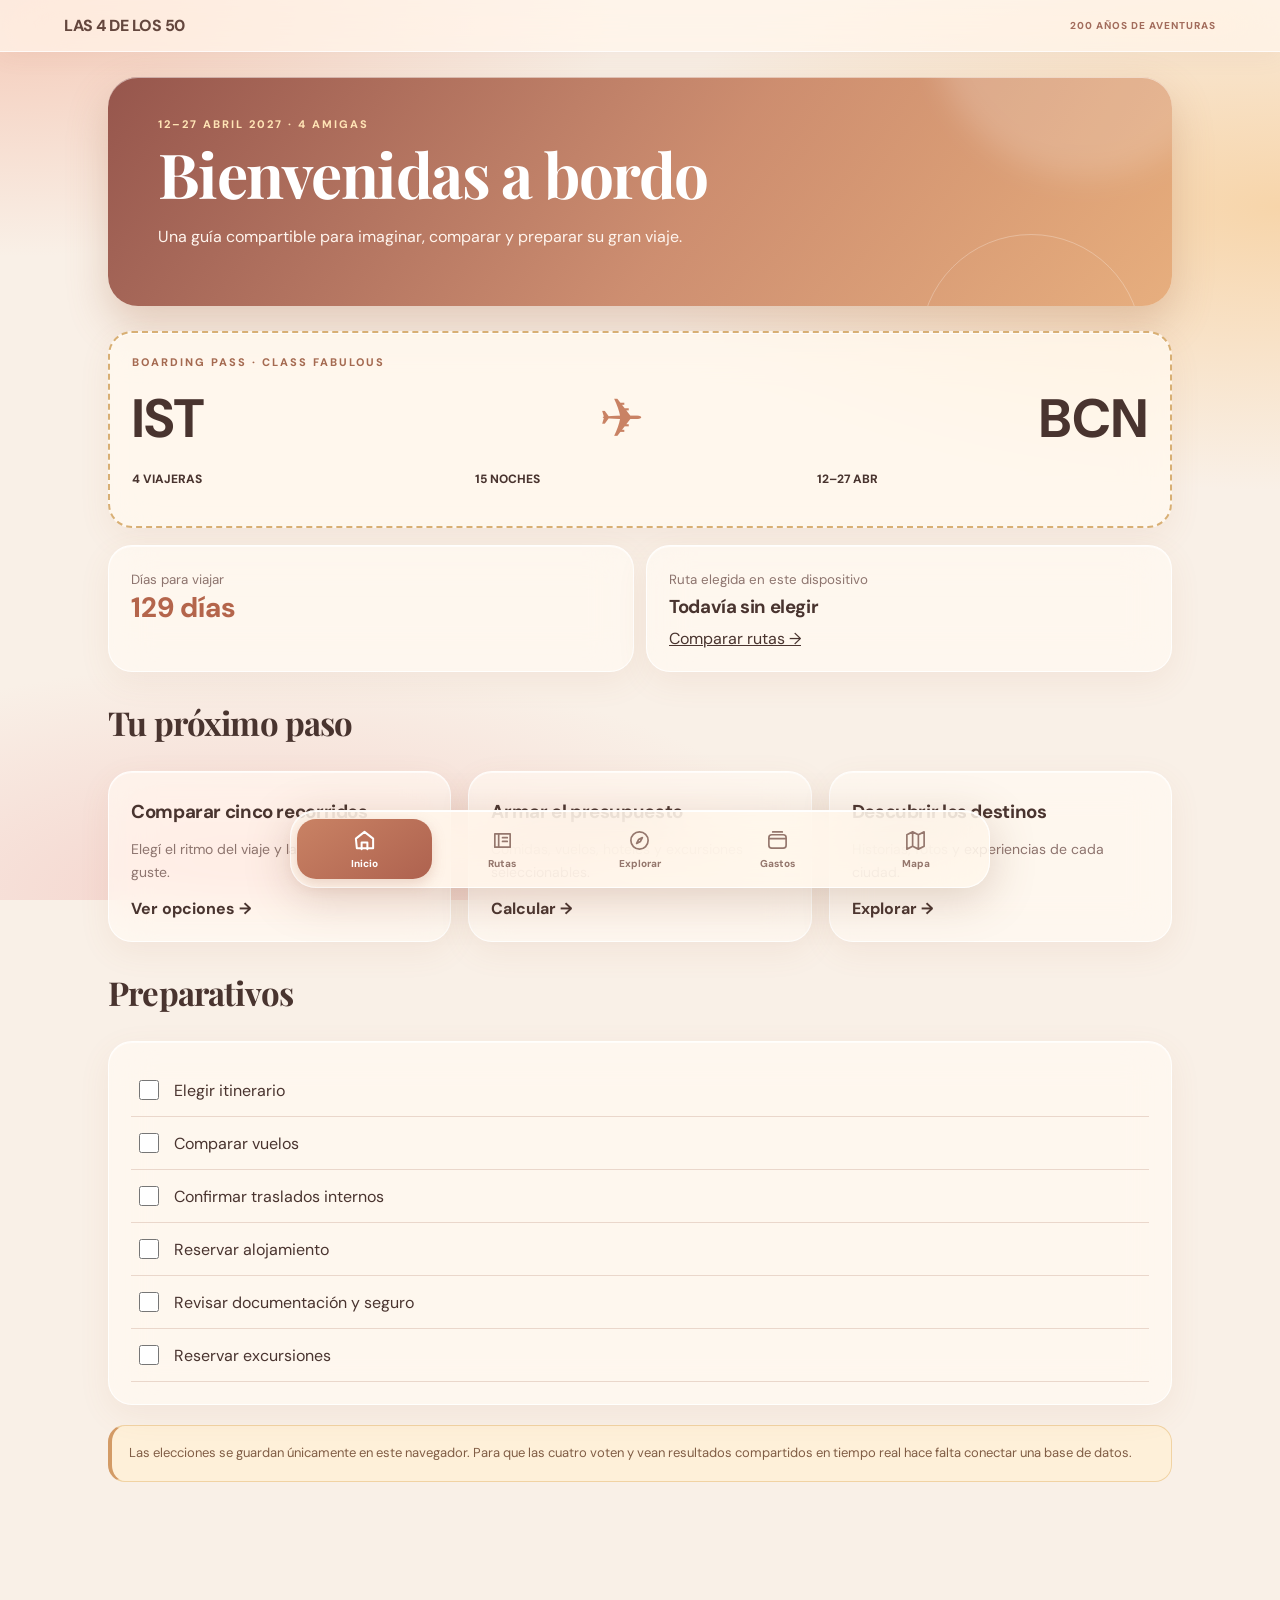
<file: index.html>
<!doctype html><html lang="es"><head><meta charset="utf-8"><meta name="viewport" content="width=device-width,initial-scale=1"><meta name="theme-color" content="#f9f0e7"><title>Bienvenidas a bordo · Las 4 de los 50</title><link rel="stylesheet" href="style.css"></head><body><header class="top"><a href="index.html">LAS 4 DE LOS 50</a><small>200 AÑOS DE AVENTURAS</small></header><main class="wrap"><div class="hero"><div class="eyebrow">12–27 abril 2027 · 4 amigas</div><h1>Bienvenidas a bordo</h1><p>Una guía compartible para imaginar, comparar y preparar su gran viaje.</p></div><div class="content"><div class="card ticket2"><div class="eyebrow">BOARDING PASS · CLASS FABULOUS</div><div class="flightline"><strong>IST</strong><span>✈</span><strong>BCN</strong></div><div class="grid-mini"><span>4 VIAJERAS</span><span>15 NOCHES</span><span>12–27 ABR</span></div></div><div class="grid-mini"><div class="card"><small class="muted">Días para viajar</small><div id="countdown" class="big-number">—</div></div><div class="card"><small class="muted">Ruta elegida en este dispositivo</small><h3 id="chosenRoute">Sin elegir</h3><a href="rutas.html">Comparar rutas →</a></div></div><h2>Tu próximo paso</h2><div class="grid"><a class="card place-link" href="rutas.html"><h3>Comparar cinco recorridos</h3><p>Elegí el ritmo del viaje y la costa que más les guste.</p><b>Ver opciones →</b></a><a class="card place-link" href="presupuesto.html"><h3>Armar el presupuesto</h3><p>Comidas, vuelos, hoteles y excursiones seleccionables.</p><b>Calcular →</b></a><a class="card place-link" href="destinos.html"><h3>Descubrir los destinos</h3><p>Historias, fotos y experiencias de cada ciudad.</p><b>Explorar →</b></a></div><h2>Preparativos</h2><div class="card checklist" id="checklist"></div><p class="notice">Las elecciones se guardan únicamente en este navegador. Para que las cuatro voten y vean resultados compartidos en tiempo real hace falta conectar una base de datos.</p></div></main><nav class="nav" aria-label="Navegación principal"><a href="index.html" class="active" aria-current="page"><span class="nav-icon"><svg viewBox="0 0 24 24" aria-hidden="true"><path d="m3 10 9-7 9 7v10H4zM9 21v-7h6v7"/></svg></span>Inicio</a><a href="rutas.html" ><span class="nav-icon"><svg viewBox="0 0 24 24" aria-hidden="true"><path d="M4 5h16v14H4zM8 5v14M12 9h5M12 13h5"/></svg></span>Rutas</a><a href="destinos.html" ><span class="nav-icon"><svg viewBox="0 0 24 24" aria-hidden="true"><circle cx="12" cy="12" r="9"/><path d="m15 9-2 4-4 2 2-4z"/></svg></span>Explorar</a><a href="presupuesto.html" ><span class="nav-icon"><svg viewBox="0 0 24 24" aria-hidden="true"><rect x="3" y="6" width="18" height="14" rx="3"/><path d="M3 10h18M7 3h10"/></svg></span>Gastos</a><a href="mapa.html" ><span class="nav-icon"><svg viewBox="0 0 24 24" aria-hidden="true"><path d="m3 6 6-3 6 3 6-3v15l-6 3-6-3-6 3zM9 3v15M15 6v15"/></svg></span>Mapa</a></nav><script src="data.js?v=20261102-ist-bcn-2"></script><script src="app.js?v=20261102-ist-bcn-2"></script><script>initPage('index')</script></body></html>
</file>
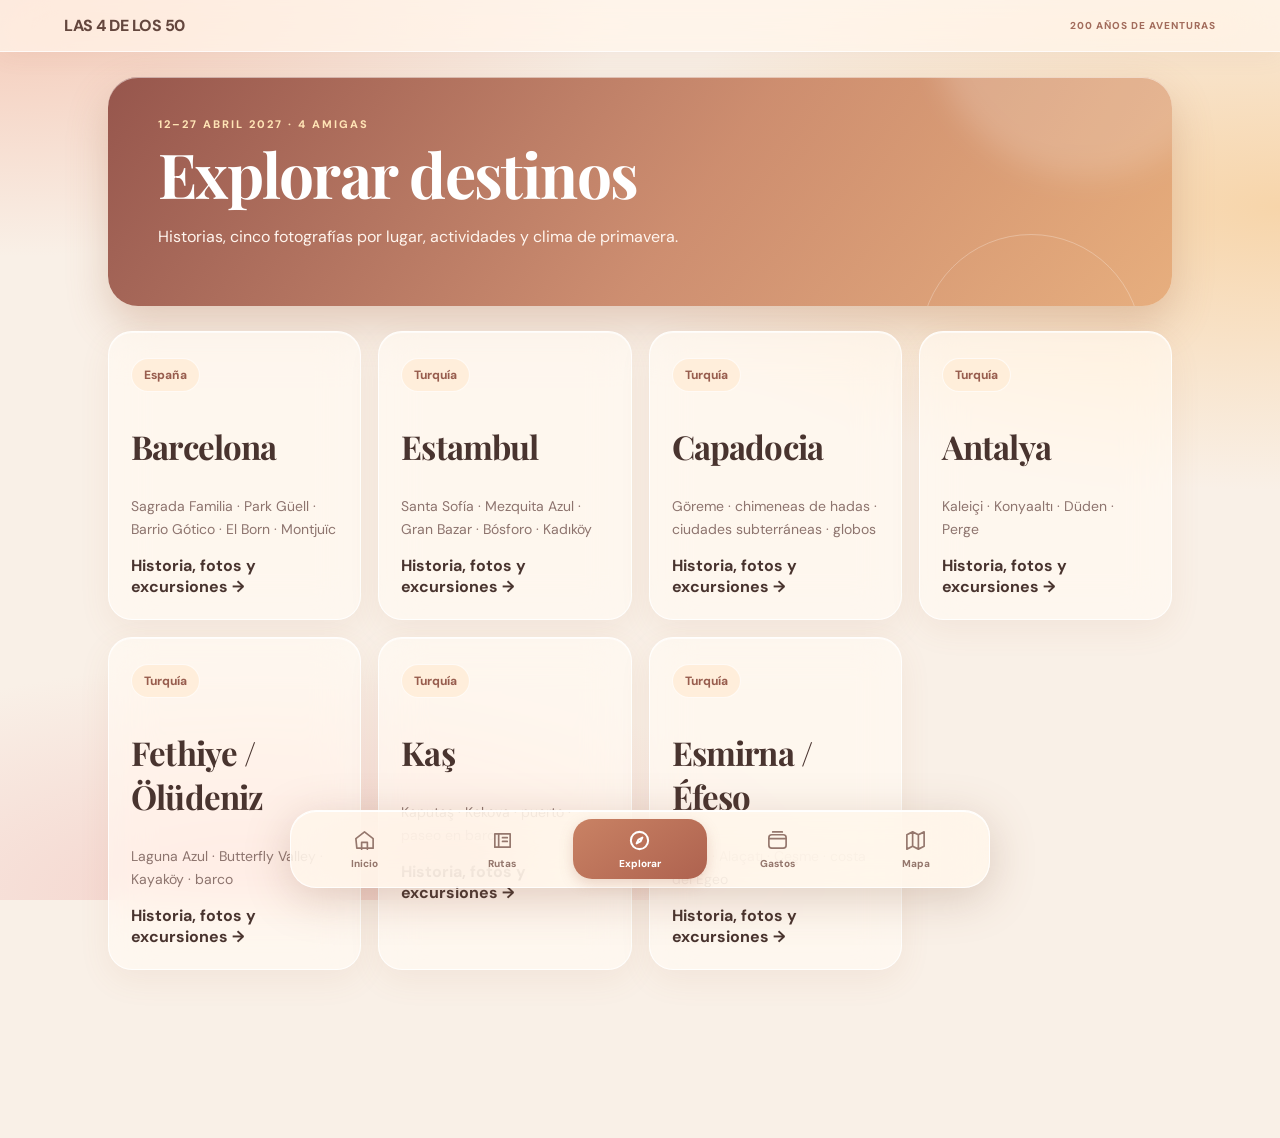
<file: destinos.html>
<!doctype html><html lang="es"><head><meta charset="utf-8"><meta name="viewport" content="width=device-width,initial-scale=1"><meta name="theme-color" content="#f9f0e7"><title>Explorar destinos · Las 4 de los 50</title><link rel="stylesheet" href="style.css"></head><body><header class="top"><a href="index.html">LAS 4 DE LOS 50</a><small>200 AÑOS DE AVENTURAS</small></header><main class="wrap"><div class="hero"><div class="eyebrow">12–27 abril 2027 · 4 amigas</div><h1>Explorar destinos</h1><p>Historias, cinco fotografías por lugar, actividades y clima de primavera.</p></div><div class="content"><div class="grid" id="places"></div></div></main><nav class="nav" aria-label="Navegación principal"><a href="index.html" ><span class="nav-icon"><svg viewBox="0 0 24 24" aria-hidden="true"><path d="m3 10 9-7 9 7v10H4zM9 21v-7h6v7"/></svg></span>Inicio</a><a href="rutas.html" ><span class="nav-icon"><svg viewBox="0 0 24 24" aria-hidden="true"><path d="M4 5h16v14H4zM8 5v14M12 9h5M12 13h5"/></svg></span>Rutas</a><a href="destinos.html" class="active" aria-current="page"><span class="nav-icon"><svg viewBox="0 0 24 24" aria-hidden="true"><circle cx="12" cy="12" r="9"/><path d="m15 9-2 4-4 2 2-4z"/></svg></span>Explorar</a><a href="presupuesto.html" ><span class="nav-icon"><svg viewBox="0 0 24 24" aria-hidden="true"><rect x="3" y="6" width="18" height="14" rx="3"/><path d="M3 10h18M7 3h10"/></svg></span>Gastos</a><a href="mapa.html" ><span class="nav-icon"><svg viewBox="0 0 24 24" aria-hidden="true"><path d="m3 6 6-3 6 3 6-3v15l-6 3-6-3-6 3zM9 3v15M15 6v15"/></svg></span>Mapa</a></nav><script src="data.js?v=20261102-ist-bcn-2"></script><script src="app.js?v=20261102-ist-bcn-2"></script><script>initPage('destinos')</script></body></html>
</file>
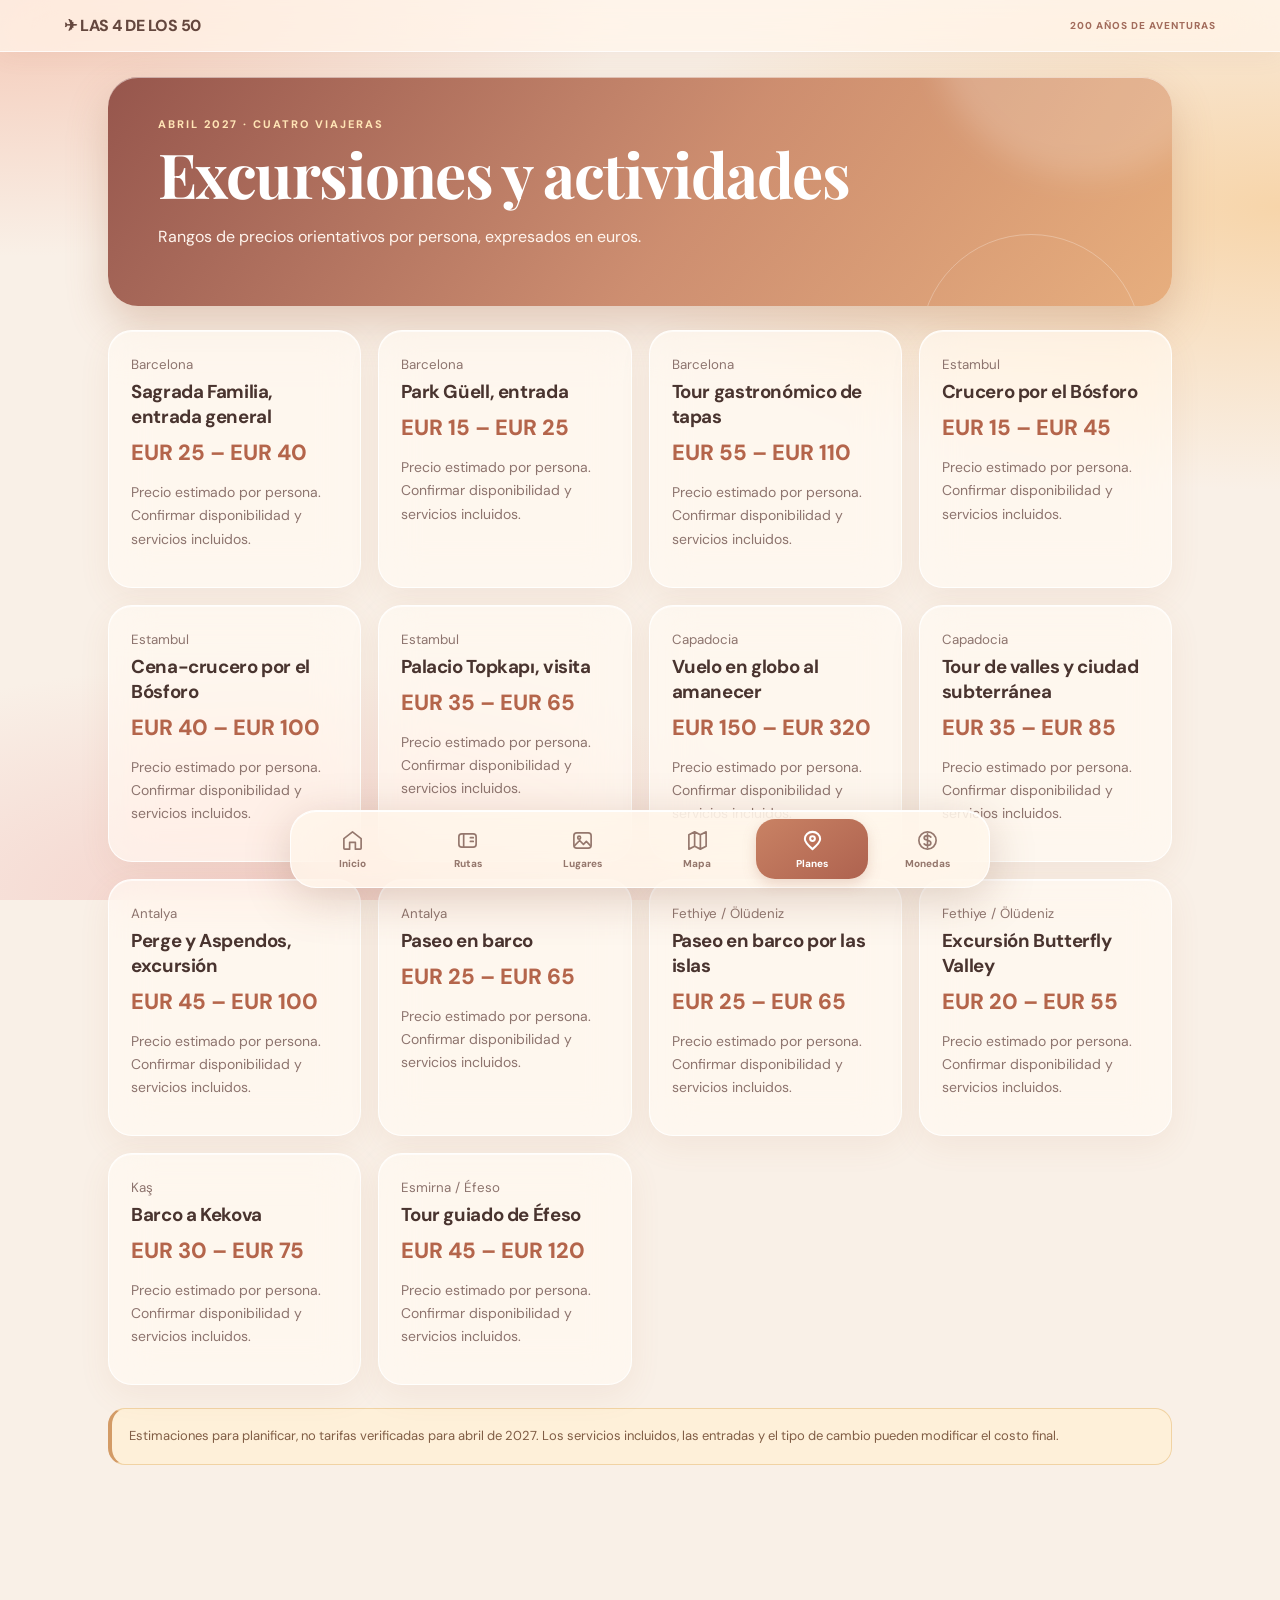
<file: excursiones.html>
<!doctype html><html lang="es"><head><meta charset="utf-8"><meta name="viewport" content="width=device-width,initial-scale=1"><meta name="theme-color" content="#112d40"><title>Excursiones y actividades · Las 4 de los 50</title><link rel="stylesheet" href="style.css"></head><body><header class="top"><a href="index.html">✈ LAS 4 DE LOS 50</a><small>200 AÑOS DE AVENTURAS</small></header><main class="wrap"><div class="hero"><div class="eyebrow">Abril 2027 · Cuatro viajeras</div><h1>Excursiones y actividades</h1><p>Rangos de precios orientativos por persona, expresados en euros.</p></div><div style="margin-top:24px"><div class="grid" id="excursions"></div><div class="notice">Estimaciones para planificar, no tarifas verificadas para abril de 2027. Los servicios incluidos, las entradas y el tipo de cambio pueden modificar el costo final.</div></div></main><nav class="nav" aria-label="Navegación principal"><a data-nav="index" href="index.html"><span class="nav-icon" aria-hidden="true"><svg viewBox="0 0 24 24"><path d="m3 10 9-7 9 7v10a1 1 0 0 1-1 1h-5v-7H9v7H4a1 1 0 0 1-1-1z"/></svg></span>Inicio</a><a data-nav="rutas" href="rutas.html"><span class="nav-icon" aria-hidden="true"><svg viewBox="0 0 24 24"><rect x="3" y="5" width="18" height="14" rx="3"/><path d="M8 5v14M15 9h3M15 13h3"/></svg></span>Rutas</a><a data-nav="destinos" href="destinos.html"><span class="nav-icon" aria-hidden="true"><svg viewBox="0 0 24 24"><rect x="3" y="4" width="18" height="16" rx="3"/><circle cx="8.5" cy="9" r="1.5"/><path d="m4 17 5-5 4 4 3-3 4 4"/></svg></span>Lugares</a><a data-nav="mapa" href="mapa.html"><span class="nav-icon" aria-hidden="true"><svg viewBox="0 0 24 24"><path d="m3 6 6-3 6 3 6-3v15l-6 3-6-3-6 3zM9 3v15M15 6v15"/></svg></span>Mapa</a><a class="active" data-nav="excursiones" href="excursiones.html"><span class="nav-icon" aria-hidden="true"><svg viewBox="0 0 24 24"><path d="M12 3c-4.5 0-8 3.4-8 7.5 0 3.5 3.5 6.7 8 10.5 4.5-3.8 8-7 8-10.5C20 6.4 16.5 3 12 3z"/><circle cx="12" cy="10" r="2.5"/></svg></span>Planes</a><a data-nav="monedas" href="monedas.html"><span class="nav-icon" aria-hidden="true"><svg viewBox="0 0 24 24"><circle cx="12" cy="12" r="9"/><path d="M15.5 8.5c-.8-1-2-1.5-3.5-1.5-2 0-3.5 1-3.5 2.5 0 3.5 7 1 7 5 0 1.5-1.5 2.5-3.5 2.5-1.5 0-2.7-.5-3.5-1.5M12 5v14"/></svg></span>Monedas</a></nav><script src="data.js"></script><script>document.getElementById('excursions').innerHTML=cardsFor();</script></body></html>
</file>
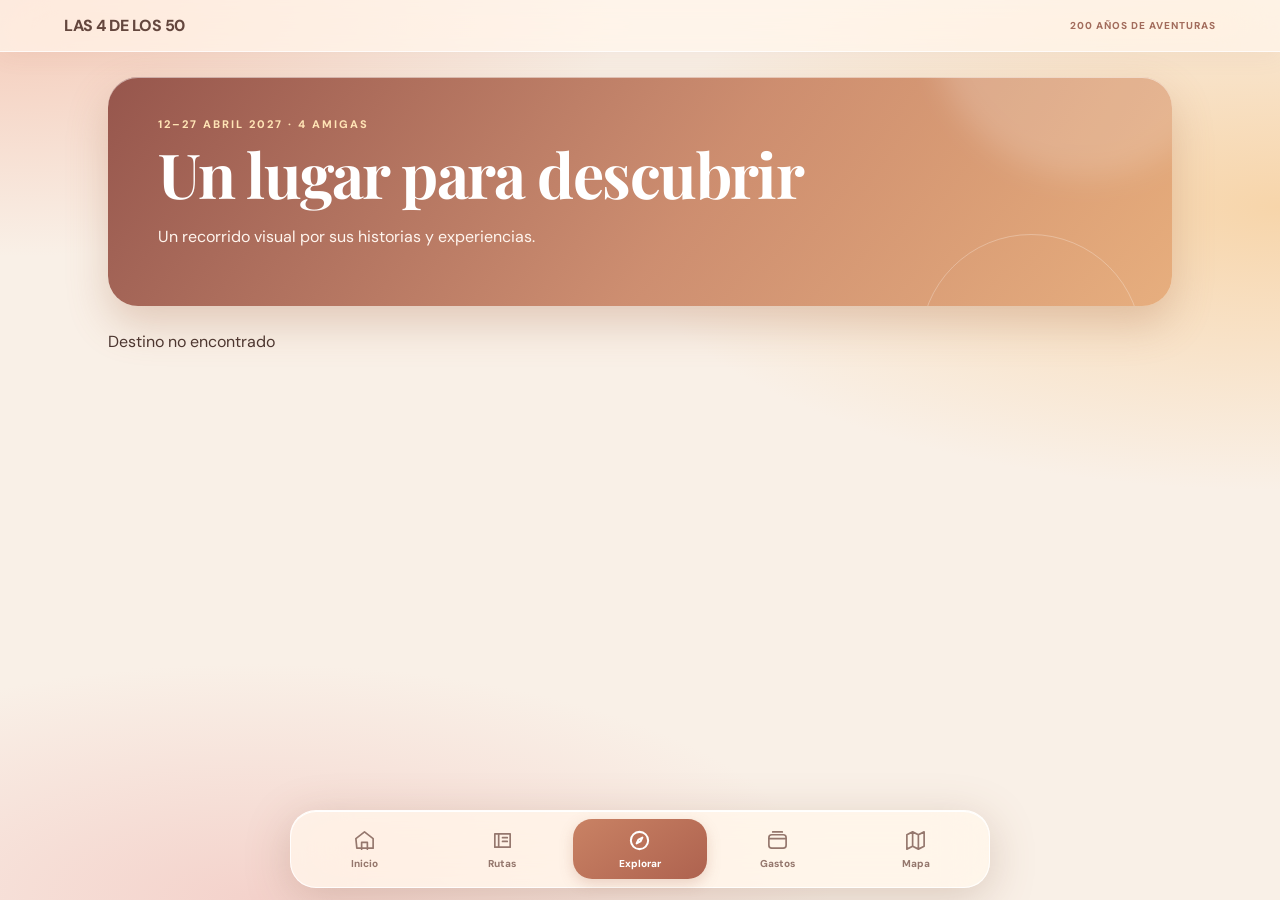
<file: lugar.html>
<!doctype html><html lang="es"><head><meta charset="utf-8"><meta name="viewport" content="width=device-width,initial-scale=1"><meta name="theme-color" content="#f9f0e7"><title>Un lugar para descubrir · Las 4 de los 50</title><link rel="stylesheet" href="style.css"></head><body><header class="top"><a href="index.html">LAS 4 DE LOS 50</a><small>200 AÑOS DE AVENTURAS</small></header><main class="wrap"><div class="hero"><div class="eyebrow">12–27 abril 2027 · 4 amigas</div><h1>Un lugar para descubrir</h1><p>Un recorrido visual por sus historias y experiencias.</p></div><div class="content"><div id="detail"></div></div></main><nav class="nav" aria-label="Navegación principal"><a href="index.html" ><span class="nav-icon"><svg viewBox="0 0 24 24" aria-hidden="true"><path d="m3 10 9-7 9 7v10H4zM9 21v-7h6v7"/></svg></span>Inicio</a><a href="rutas.html" ><span class="nav-icon"><svg viewBox="0 0 24 24" aria-hidden="true"><path d="M4 5h16v14H4zM8 5v14M12 9h5M12 13h5"/></svg></span>Rutas</a><a href="destinos.html" class="active" aria-current="page"><span class="nav-icon"><svg viewBox="0 0 24 24" aria-hidden="true"><circle cx="12" cy="12" r="9"/><path d="m15 9-2 4-4 2 2-4z"/></svg></span>Explorar</a><a href="presupuesto.html" ><span class="nav-icon"><svg viewBox="0 0 24 24" aria-hidden="true"><rect x="3" y="6" width="18" height="14" rx="3"/><path d="M3 10h18M7 3h10"/></svg></span>Gastos</a><a href="mapa.html" ><span class="nav-icon"><svg viewBox="0 0 24 24" aria-hidden="true"><path d="m3 6 6-3 6 3 6-3v15l-6 3-6-3-6 3zM9 3v15M15 6v15"/></svg></span>Mapa</a></nav><script src="data.js?v=20261102-ist-bcn-2"></script><script src="app.js?v=20261102-ist-bcn-2"></script><script>initPage('lugar')</script></body></html>
</file>
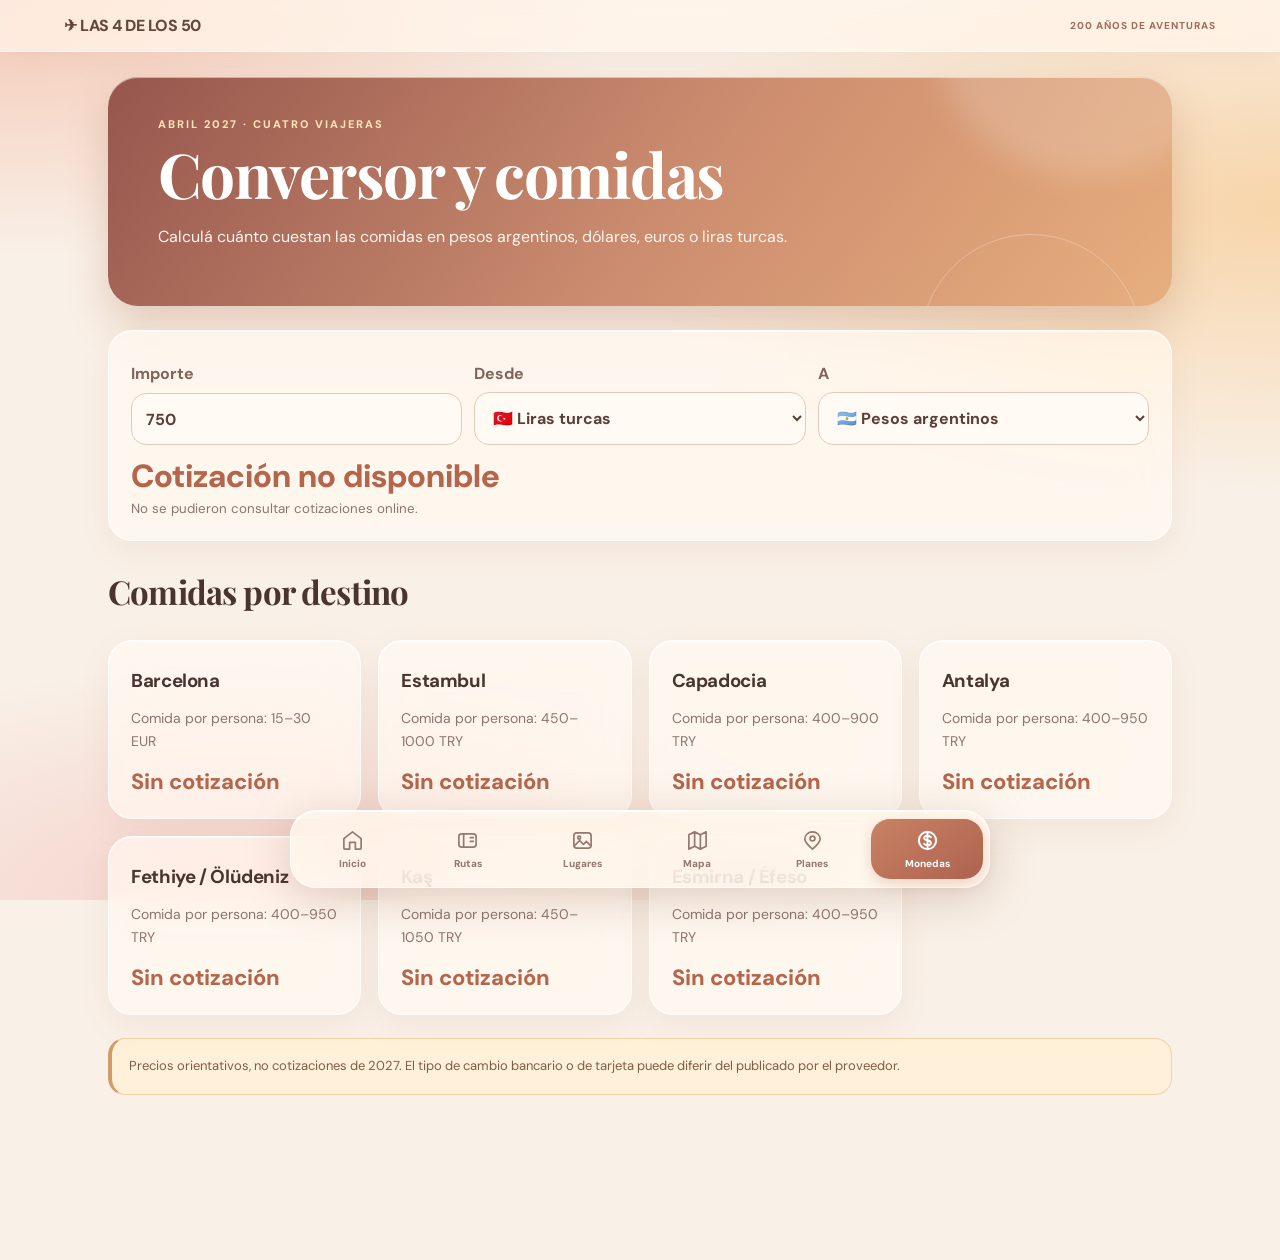
<file: monedas.html>
<!doctype html><html lang="es"><head><meta charset="utf-8"><meta name="viewport" content="width=device-width,initial-scale=1"><meta name="theme-color" content="#112d40"><title>Conversor y comidas · Las 4 de los 50</title><link rel="stylesheet" href="style.css"></head><body><header class="top"><a href="index.html">✈ LAS 4 DE LOS 50</a><small>200 AÑOS DE AVENTURAS</small></header><main class="wrap"><div class="hero"><div class="eyebrow">Abril 2027 · Cuatro viajeras</div><h1>Conversor y comidas</h1><p>Calculá cuánto cuestan las comidas en pesos argentinos, dólares, euros o liras turcas.</p></div><div style="margin-top:24px"><div class="card"><div class="form-grid"><label class="field">Importe<input id="amount" type="number" min="0" value="750"></label><label class="field">Desde<select id="from"><option value="TRY">🇹🇷 Liras turcas</option><option value="EUR">🇪🇺 Euros</option><option value="USD">🇺🇸 Dólares</option><option value="ARS">🇦🇷 Pesos argentinos</option></select></label><label class="field">A<select id="to"><option value="ARS">🇦🇷 Pesos argentinos</option><option value="USD">🇺🇸 Dólares</option><option value="EUR">🇪🇺 Euros</option><option value="TRY">🇹🇷 Liras turcas</option></select></label></div><div class="money" id="result">Consultando…</div><small id="source" class="muted"></small></div><h2>Comidas por destino</h2><div class="grid" id="food"></div><div class="notice">Precios orientativos, no cotizaciones de 2027. El tipo de cambio bancario o de tarjeta puede diferir del publicado por el proveedor.</div></div></main><nav class="nav" aria-label="Navegación principal"><a data-nav="index" href="index.html"><span class="nav-icon" aria-hidden="true"><svg viewBox="0 0 24 24"><path d="m3 10 9-7 9 7v10a1 1 0 0 1-1 1h-5v-7H9v7H4a1 1 0 0 1-1-1z"/></svg></span>Inicio</a><a data-nav="rutas" href="rutas.html"><span class="nav-icon" aria-hidden="true"><svg viewBox="0 0 24 24"><rect x="3" y="5" width="18" height="14" rx="3"/><path d="M8 5v14M15 9h3M15 13h3"/></svg></span>Rutas</a><a data-nav="destinos" href="destinos.html"><span class="nav-icon" aria-hidden="true"><svg viewBox="0 0 24 24"><rect x="3" y="4" width="18" height="16" rx="3"/><circle cx="8.5" cy="9" r="1.5"/><path d="m4 17 5-5 4 4 3-3 4 4"/></svg></span>Lugares</a><a data-nav="mapa" href="mapa.html"><span class="nav-icon" aria-hidden="true"><svg viewBox="0 0 24 24"><path d="m3 6 6-3 6 3 6-3v15l-6 3-6-3-6 3zM9 3v15M15 6v15"/></svg></span>Mapa</a><a data-nav="excursiones" href="excursiones.html"><span class="nav-icon" aria-hidden="true"><svg viewBox="0 0 24 24"><path d="M12 3c-4.5 0-8 3.4-8 7.5 0 3.5 3.5 6.7 8 10.5 4.5-3.8 8-7 8-10.5C20 6.4 16.5 3 12 3z"/><circle cx="12" cy="10" r="2.5"/></svg></span>Planes</a><a class="active" data-nav="monedas" href="monedas.html"><span class="nav-icon" aria-hidden="true"><svg viewBox="0 0 24 24"><circle cx="12" cy="12" r="9"/><path d="M15.5 8.5c-.8-1-2-1.5-3.5-1.5-2 0-3.5 1-3.5 2.5 0 3.5 7 1 7 5 0 1.5-1.5 2.5-3.5 2.5-1.5 0-2.7-.5-3.5-1.5M12 5v14"/></svg></span>Monedas</a></nav><script src="data.js"></script><script>let rates=null;function fmt(n,c){return new Intl.NumberFormat('es-AR',{style:'currency',currency:c,maximumFractionDigits:c==='EUR'||c==='USD'?2:0}).format(n)}function calc(a,from,to){if(from===to)return a;if(!rates)return null;return a/rates[from]*rates[to]}function render(){let a=Number(document.getElementById('amount').value),from=document.getElementById('from').value,to=document.getElementById('to').value;let n=calc(a,from,to);document.getElementById('result').textContent=Number.isFinite(n)&&a>=0?fmt(n,to):'Cotización no disponible';document.getElementById('food').innerHTML=Object.values(PLACES).map(p=>{let low=calc(p.food[0],p.food[2],to),high=calc(p.food[1],p.food[2],to);return '<div class="card"><h3>'+p.name+'</h3><p>Comida por persona: '+p.food[0]+'–'+p.food[1]+' '+p.food[2]+'</p><div class="price">'+(low===null?'Sin cotización':fmt(low,to)+' – '+fmt(high,to))+'</div></div>'}).join('')}['amount','from','to'].forEach(id=>document.getElementById(id).addEventListener('input',render));async function load(){try{let r=await fetch('https://open.er-api.com/v6/latest/USD');let j=await r.json();if(j.result!=='success')throw Error();rates=j.rates;document.getElementById('source').textContent='Fuente: ExchangeRate-API · '+(j.time_last_update_utc||'fecha no disponible');render()}catch(e){document.getElementById('source').textContent='No se pudieron consultar cotizaciones online.';render()}}load();</script></body></html>
</file>
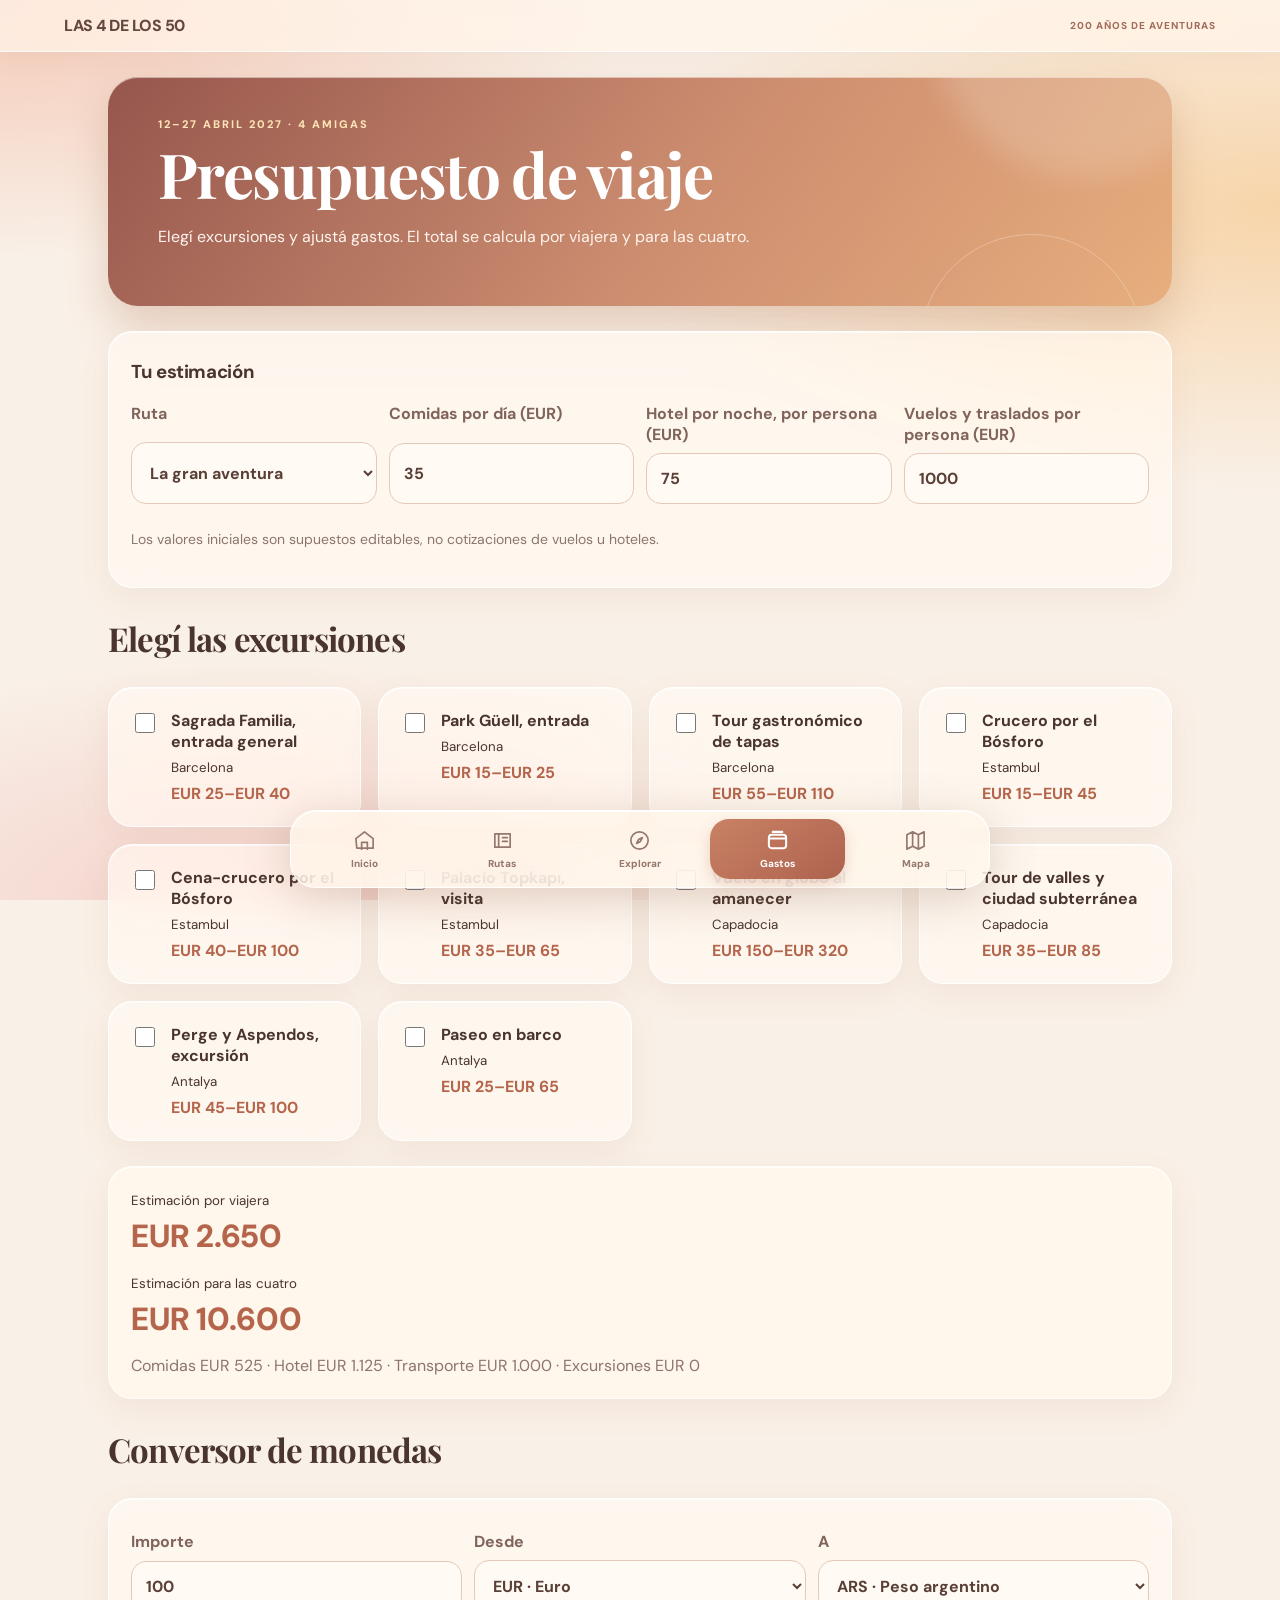
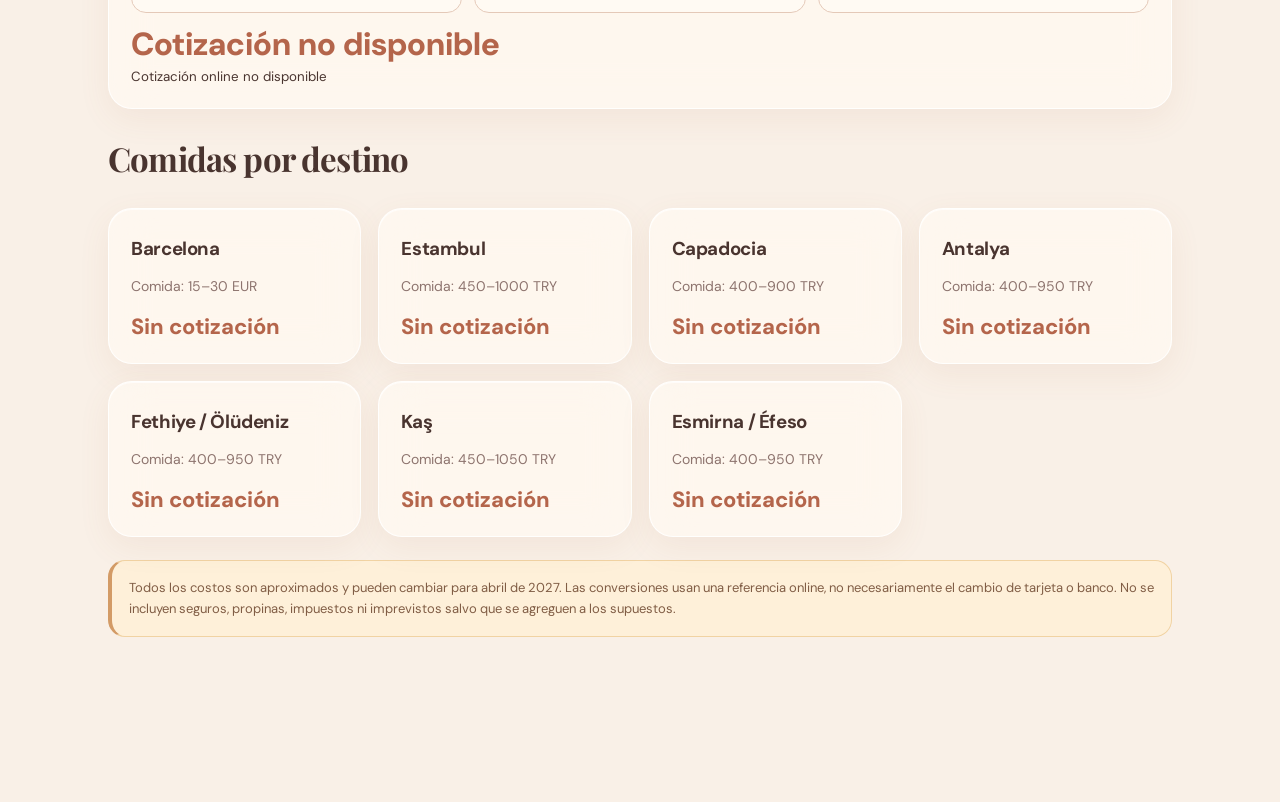
<file: presupuesto.html>
<!doctype html><html lang="es"><head><meta charset="utf-8"><meta name="viewport" content="width=device-width,initial-scale=1"><meta name="theme-color" content="#f9f0e7"><title>Presupuesto de viaje · Las 4 de los 50</title><link rel="stylesheet" href="style.css"></head><body><header class="top"><a href="index.html">LAS 4 DE LOS 50</a><small>200 AÑOS DE AVENTURAS</small></header><main class="wrap"><div class="hero"><div class="eyebrow">12–27 abril 2027 · 4 amigas</div><h1>Presupuesto de viaje</h1><p>Elegí excursiones y ajustá gastos. El total se calcula por viajera y para las cuatro.</p></div><div class="content"><div class="card"><h3>Tu estimación</h3><div class="form-grid"><label class="field">Ruta<select id="budgetRoute"></select></label><label class="field">Comidas por día (EUR)<input type="number" id="mealDay" min="0" value="35"></label><label class="field">Hotel por noche, por persona (EUR)<input type="number" id="hotelNight" min="0" value="75"></label><label class="field">Vuelos y traslados por persona (EUR)<input type="number" id="transport" min="0" value="1000"></label></div><p class="muted">Los valores iniciales son supuestos editables, no cotizaciones de vuelos u hoteles.</p></div><h2>Elegí las excursiones</h2><div id="excursionPick" class="grid"></div><div class="card total-card"><small>Estimación por viajera</small><div class="money" id="totalOne"></div><small>Estimación para las cuatro</small><div class="money" id="totalFour"></div><div id="breakdown" class="muted"></div></div><h2>Conversor de monedas</h2><div class="card"><div class="form-grid"><label class="field">Importe<input type="number" id="amount" min="0" value="100"></label><label class="field">Desde<select id="from"><option value="EUR">EUR · Euro</option><option value="TRY">TRY · Lira turca</option><option value="USD">USD · Dólar</option><option value="ARS">ARS · Peso argentino</option></select></label><label class="field">A<select id="to"><option value="ARS">ARS · Peso argentino</option><option value="USD">USD · Dólar</option><option value="EUR">EUR · Euro</option><option value="TRY">TRY · Lira turca</option></select></label></div><div class="money" id="result">Consultando…</div><small id="source"></small></div><h2>Comidas por destino</h2><div class="grid" id="food"></div><p class="notice">Todos los costos son aproximados y pueden cambiar para abril de 2027. Las conversiones usan una referencia online, no necesariamente el cambio de tarjeta o banco. No se incluyen seguros, propinas, impuestos ni imprevistos salvo que se agreguen a los supuestos.</p></div></main><nav class="nav" aria-label="Navegación principal"><a href="index.html" ><span class="nav-icon"><svg viewBox="0 0 24 24" aria-hidden="true"><path d="m3 10 9-7 9 7v10H4zM9 21v-7h6v7"/></svg></span>Inicio</a><a href="rutas.html" ><span class="nav-icon"><svg viewBox="0 0 24 24" aria-hidden="true"><path d="M4 5h16v14H4zM8 5v14M12 9h5M12 13h5"/></svg></span>Rutas</a><a href="destinos.html" ><span class="nav-icon"><svg viewBox="0 0 24 24" aria-hidden="true"><circle cx="12" cy="12" r="9"/><path d="m15 9-2 4-4 2 2-4z"/></svg></span>Explorar</a><a href="presupuesto.html" class="active" aria-current="page"><span class="nav-icon"><svg viewBox="0 0 24 24" aria-hidden="true"><rect x="3" y="6" width="18" height="14" rx="3"/><path d="M3 10h18M7 3h10"/></svg></span>Gastos</a><a href="mapa.html" ><span class="nav-icon"><svg viewBox="0 0 24 24" aria-hidden="true"><path d="m3 6 6-3 6 3 6-3v15l-6 3-6-3-6 3zM9 3v15M15 6v15"/></svg></span>Mapa</a></nav><script src="data.js?v=20261102-ist-bcn-2"></script><script src="app.js?v=20261102-ist-bcn-2"></script><script>initPage('presupuesto')</script></body></html>
</file>
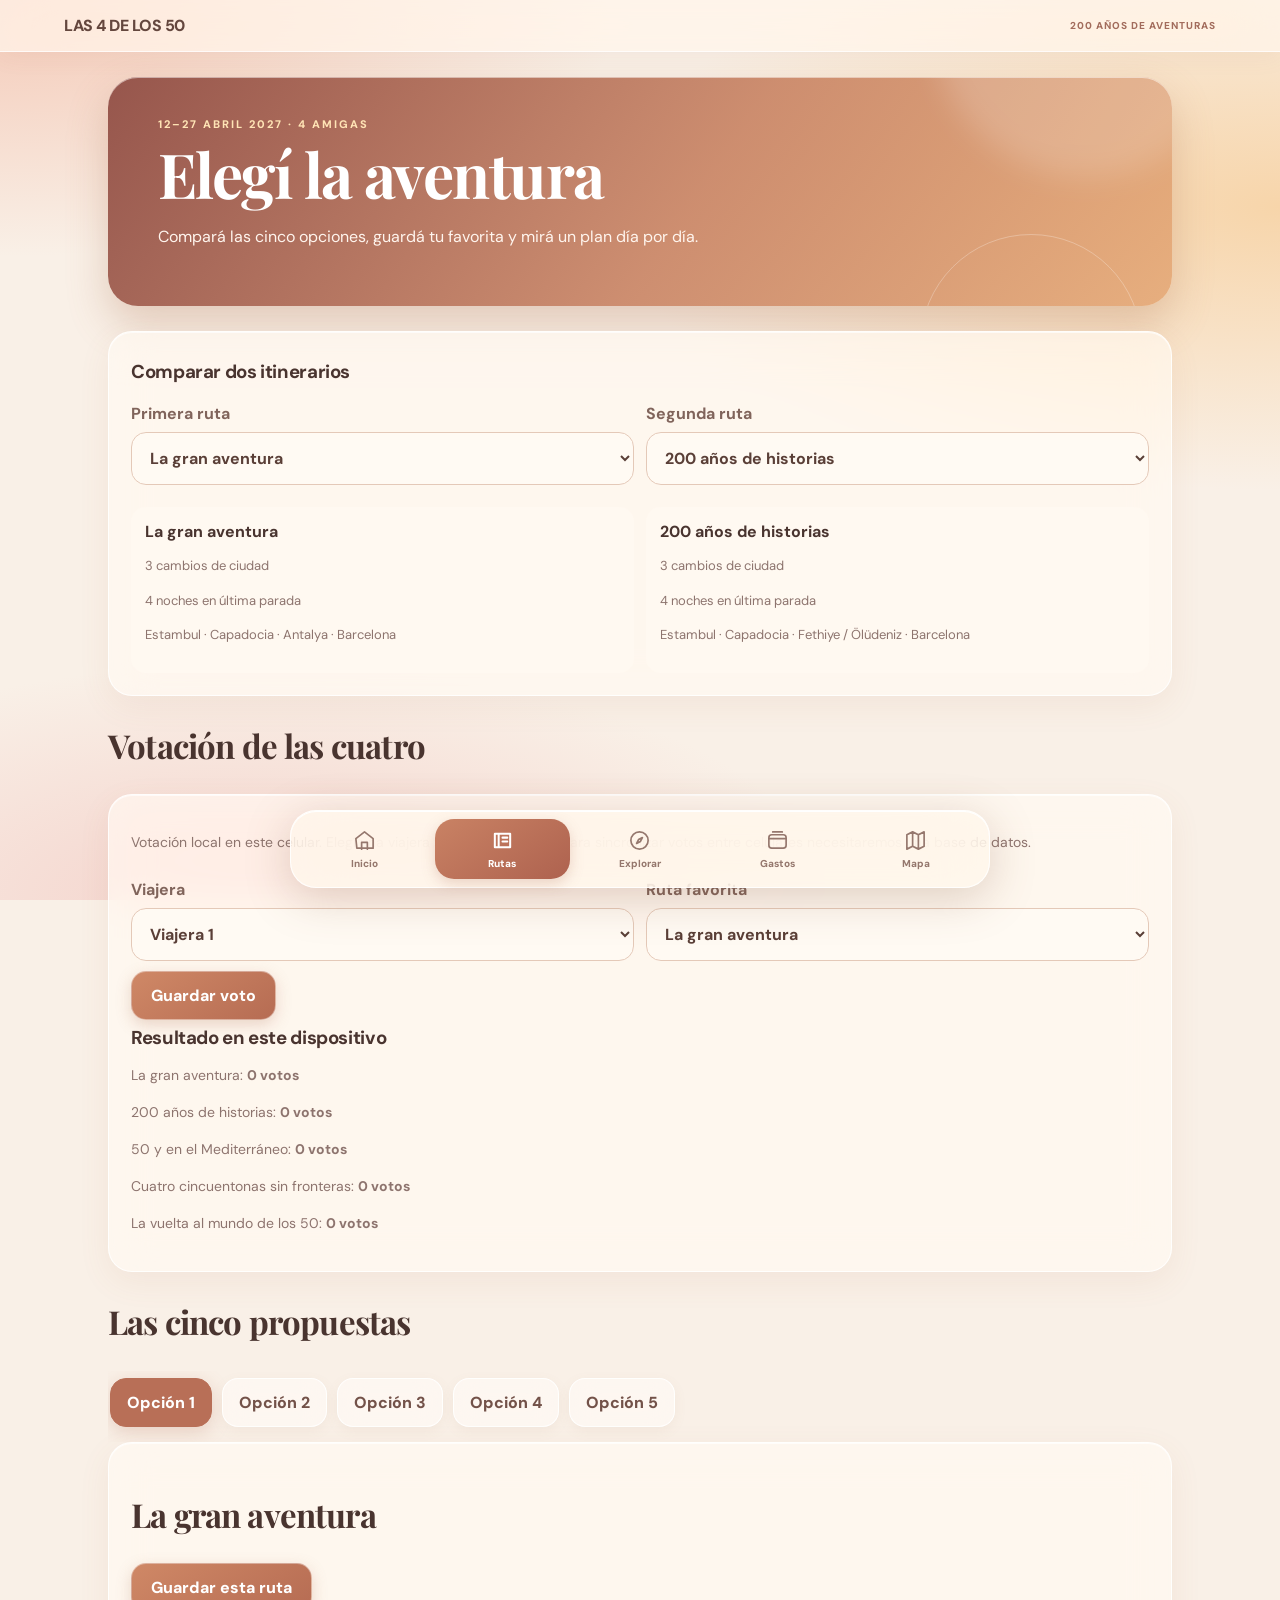
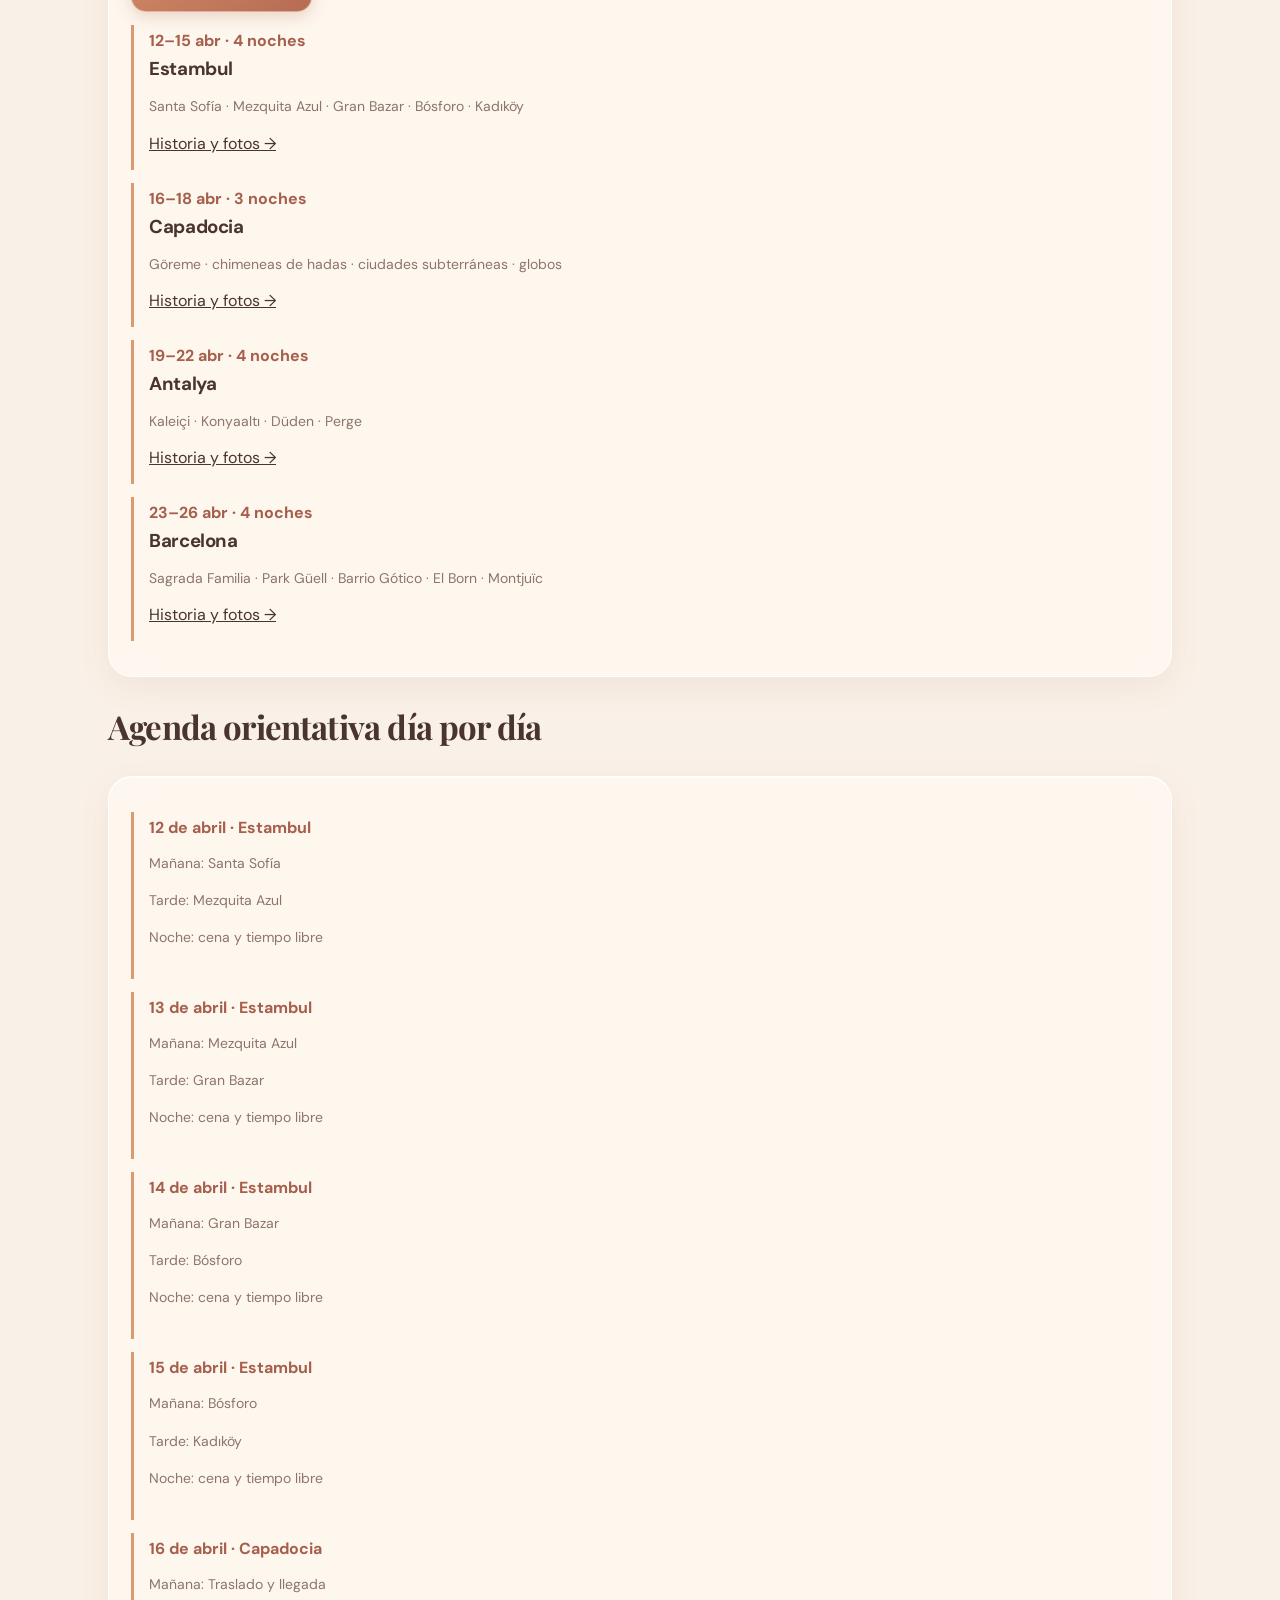
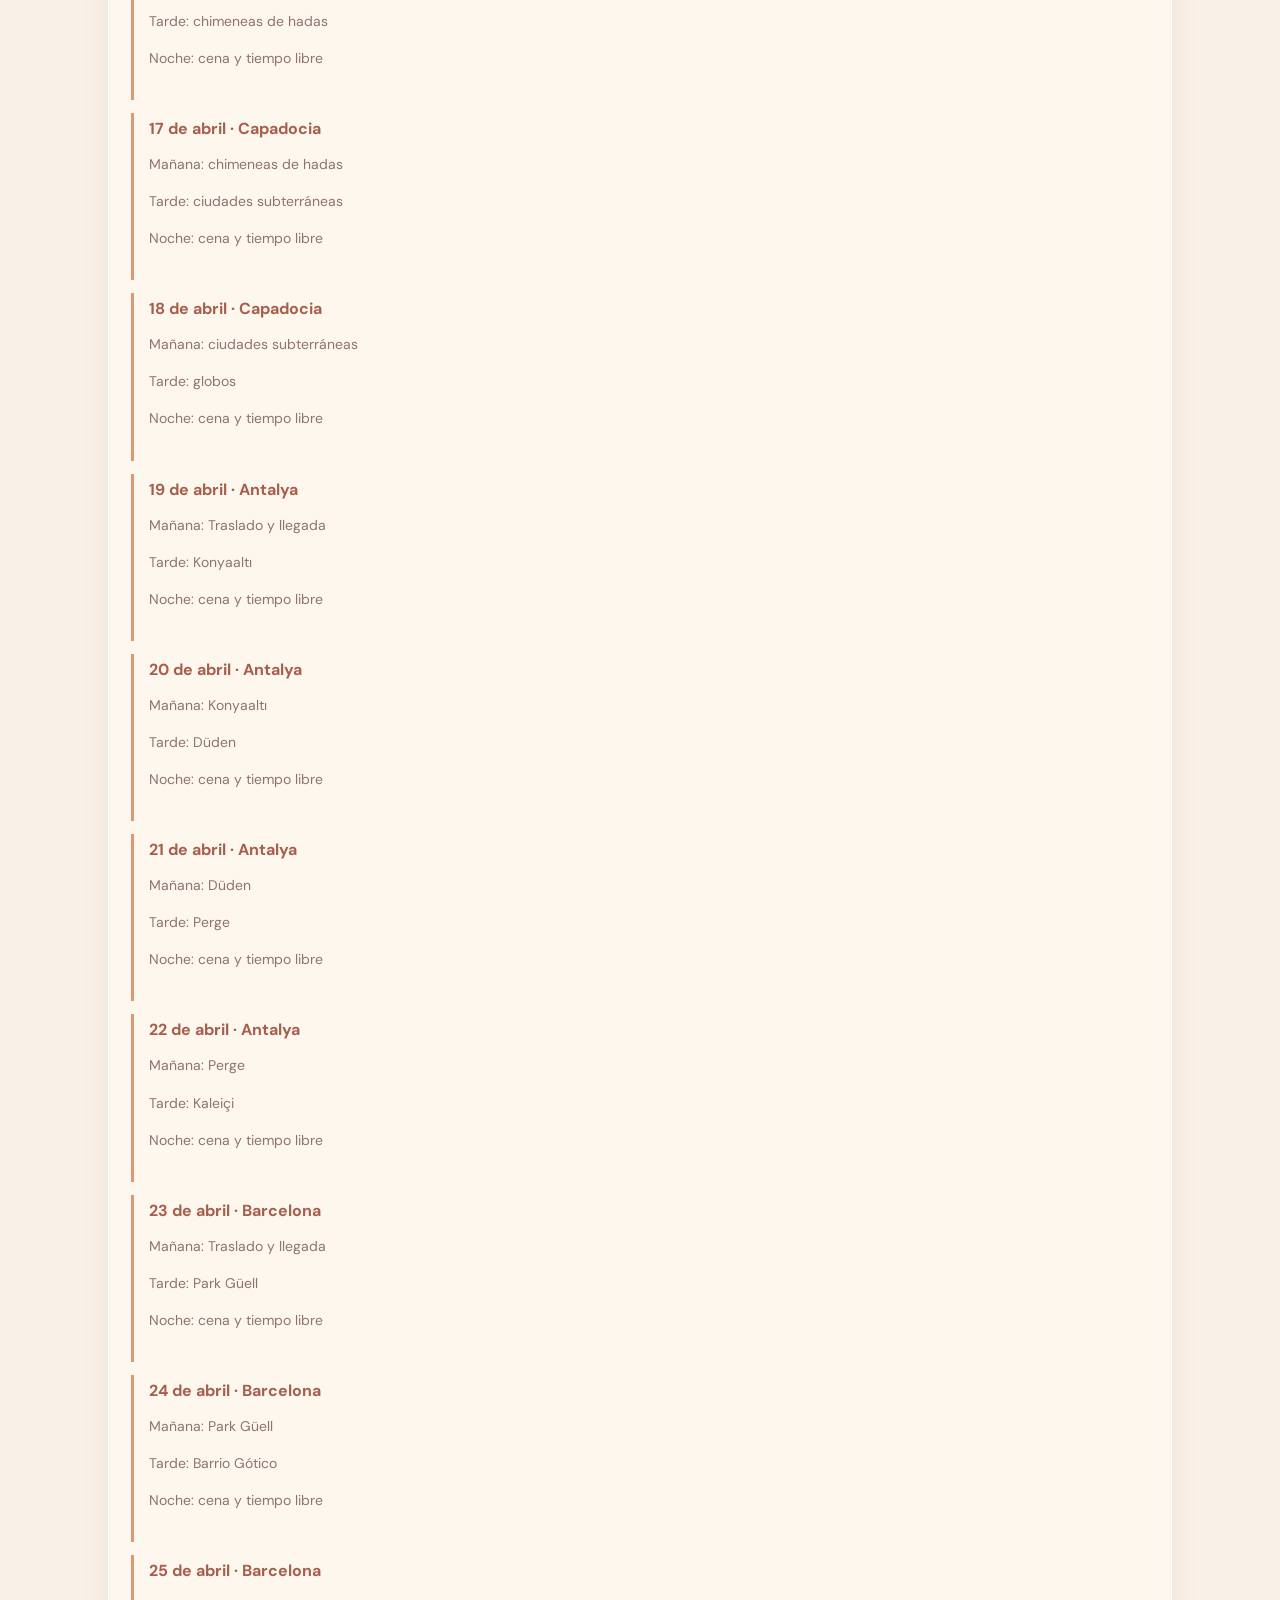
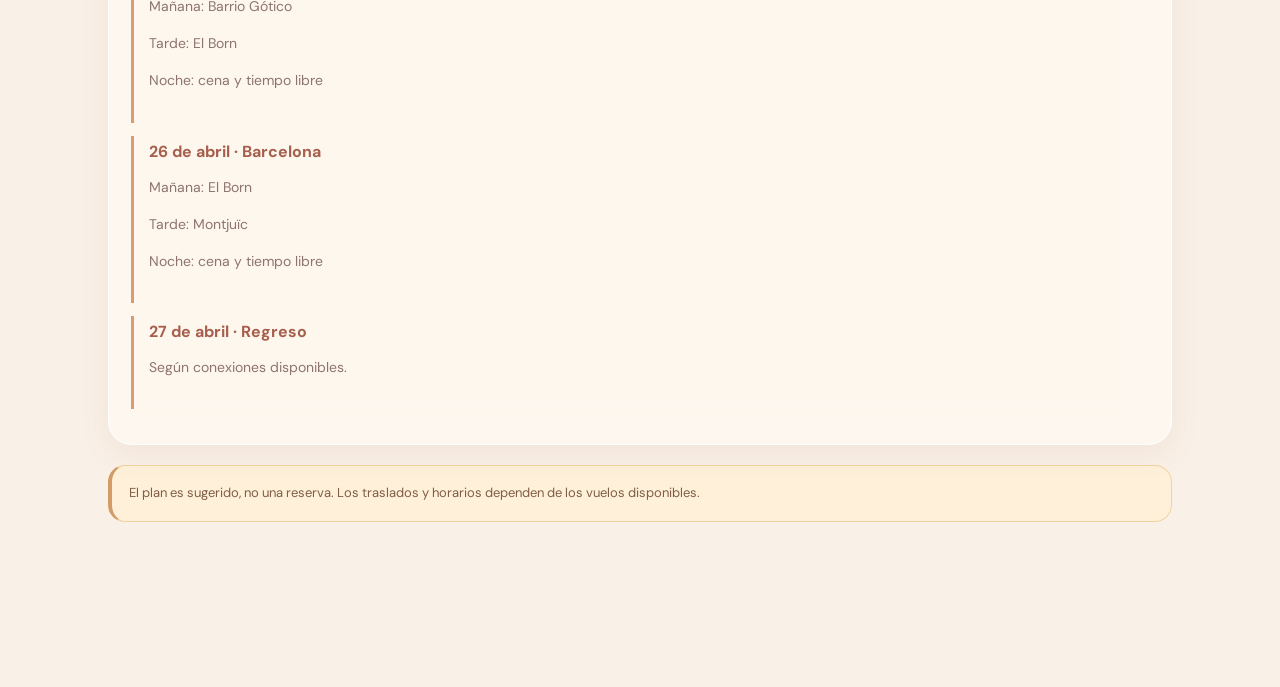
<file: rutas.html>
<!doctype html><html lang="es"><head><meta charset="utf-8"><meta name="viewport" content="width=device-width,initial-scale=1"><meta name="theme-color" content="#f9f0e7"><title>Elegí la aventura · Las 4 de los 50</title><link rel="stylesheet" href="style.css"></head><body><header class="top"><a href="index.html">LAS 4 DE LOS 50</a><small>200 AÑOS DE AVENTURAS</small></header><main class="wrap"><div class="hero"><div class="eyebrow">12–27 abril 2027 · 4 amigas</div><h1>Elegí la aventura</h1><p>Compará las cinco opciones, guardá tu favorita y mirá un plan día por día.</p></div><div class="content"><div class="card"><h3>Comparar dos itinerarios</h3><div class="form-grid"><label class="field">Primera ruta<select id="compareA"></select></label><label class="field">Segunda ruta<select id="compareB"></select></label></div><div id="compare" class="compare"></div></div><h2>Votación de las cuatro</h2><div class="card"><p class="muted">Votación local en este celular. Elegí una viajera y su ruta preferida. Para sincronizar votos entre celulares necesitaremos una base de datos.</p><div class="form-grid"><label class="field">Viajera<select id="voter"><option value="1">Viajera 1</option><option value="2">Viajera 2</option><option value="3">Viajera 3</option><option value="4">Viajera 4</option></select></label><label class="field">Ruta favorita<select id="voteRoute"></select></label></div><button class="btn" id="voteSave">Guardar voto</button><div id="voteResults"></div></div><h2>Las cinco propuestas</h2><div class="tabs" id="tabs"></div><div class="card" id="route"></div><h2>Agenda orientativa día por día</h2><div class="card" id="agenda"></div><div class="notice">El plan es sugerido, no una reserva. Los traslados y horarios dependen de los vuelos disponibles.</div></div></main><nav class="nav" aria-label="Navegación principal"><a href="index.html" ><span class="nav-icon"><svg viewBox="0 0 24 24" aria-hidden="true"><path d="m3 10 9-7 9 7v10H4zM9 21v-7h6v7"/></svg></span>Inicio</a><a href="rutas.html" class="active" aria-current="page"><span class="nav-icon"><svg viewBox="0 0 24 24" aria-hidden="true"><path d="M4 5h16v14H4zM8 5v14M12 9h5M12 13h5"/></svg></span>Rutas</a><a href="destinos.html" ><span class="nav-icon"><svg viewBox="0 0 24 24" aria-hidden="true"><circle cx="12" cy="12" r="9"/><path d="m15 9-2 4-4 2 2-4z"/></svg></span>Explorar</a><a href="presupuesto.html" ><span class="nav-icon"><svg viewBox="0 0 24 24" aria-hidden="true"><rect x="3" y="6" width="18" height="14" rx="3"/><path d="M3 10h18M7 3h10"/></svg></span>Gastos</a><a href="mapa.html" ><span class="nav-icon"><svg viewBox="0 0 24 24" aria-hidden="true"><path d="m3 6 6-3 6 3 6-3v15l-6 3-6-3-6 3zM9 3v15M15 6v15"/></svg></span>Mapa</a></nav><script src="data.js?v=20261102-ist-bcn-2"></script><script src="app.js?v=20261102-ist-bcn-2"></script><script>initPage('rutas')</script></body></html>
</file>
<file: style.css>
@import url('https://fonts.googleapis.com/css2?family=DM+Sans:wght@400;500;600;700;800&family=Playfair+Display:wght@600;700&display=swap');
:root{--navy:#593e3a;--teal:#bd735d;--gold:#df9d6c;--ink:#49342f;--muted:#8d746e;--paper:#f9f0e7;--line:#e9d5c9;--glass:rgba(255,250,245,.66)}
*{box-sizing:border-box}html{scroll-behavior:smooth}body{margin:0;min-height:100vh;background:radial-gradient(ellipse 65% 38% at 0% 0%,#f4c9b7 0%,transparent 75%),radial-gradient(ellipse 70% 42% at 100% 23%,#f7d5aa 0%,transparent 75%),radial-gradient(ellipse 60% 35% at 20% 100%,#f4d2cb 0%,transparent 75%),#f9f0e7;background-attachment:fixed;font:16px 'DM Sans',-apple-system,BlinkMacSystemFont,sans-serif;color:var(--ink);padding-bottom:120px;-webkit-font-smoothing:antialiased}
h1,h2{font-family:'Playfair Display',Georgia,serif;letter-spacing:-.025em}h1{font-size:clamp(35px,7vw,62px);line-height:1.08}h2{font-size:clamp(26px,4vw,33px)}h3{letter-spacing:-.02em}p{line-height:1.65}a{color:inherit}button,input,select{font:inherit}button{cursor:pointer}button:focus-visible,a:focus-visible,input:focus-visible,select:focus-visible{outline:3px solid #b96d50;outline-offset:3px}
.top{position:sticky;top:0;z-index:100;background:rgba(255,246,236,.74);-webkit-backdrop-filter:blur(28px) saturate(160%);backdrop-filter:blur(28px) saturate(160%);color:#64473e;padding:15px max(18px,5%);display:flex;justify-content:space-between;align-items:center;gap:12px;border-bottom:1px solid rgba(255,255,255,.72);box-shadow:0 6px 22px #9c6d4c10}.top a{text-decoration:none;font-weight:800;letter-spacing:-.03em}.top small{color:#a26c5c;font-weight:800;font-size:10px;letter-spacing:1px;text-align:right}
.wrap{max-width:1100px;margin:auto;padding:25px 18px}.hero{position:relative;overflow:hidden;background:linear-gradient(125deg,rgba(143,76,67,.93),rgba(198,126,93,.86) 55%,rgba(228,166,115,.85));color:#fff;padding:40px clamp(22px,5vw,50px);border-radius:30px;box-shadow:0 18px 40px #ab70504d,inset 0 1px 0 #ffffff80}.hero:before{content:'';position:absolute;width:310px;height:310px;border-radius:50%;background:#ffffff2c;filter:blur(15px);top:-210px;right:-70px;pointer-events:none}.hero:after{content:'';position:absolute;width:220px;height:220px;border:1px solid #ffffff45;border-radius:50%;bottom:-150px;right:30px;pointer-events:none}.hero h1{margin:10px 0;position:relative}.hero p{color:#fff5ee;position:relative;max-width:740px}.eyebrow{color:#ffe4b5;letter-spacing:2px;text-transform:uppercase;font-size:11px;font-weight:800}
.grid{display:grid;grid-template-columns:repeat(auto-fit,minmax(245px,1fr));gap:17px;margin:23px 0}.card,.destination-hero{background:var(--glass);-webkit-backdrop-filter:blur(22px) saturate(150%);backdrop-filter:blur(22px) saturate(150%);border:1px solid rgba(255,255,255,.83);border-radius:24px;padding:22px;box-shadow:0 10px 32px #a56f4b15,inset 0 1px 0 #ffffffa6;transition:transform .18s ease,box-shadow .18s ease}.card h3{margin:5px 0 9px}.card p{color:var(--muted);font-size:14px}.card .price{color:#b4654b;font-size:22px;font-weight:800}.card:active,.place-link:active{transform:scale(.985)}.chip{display:inline-block;background:rgba(255,237,216,.8);border:1px solid #ffffffb8;color:#985d4e;padding:8px 12px;border-radius:50px;font-size:12px;font-weight:800;margin:4px 4px 4px 0}
.tabs{display:flex;overflow-x:auto;gap:10px;padding:7px 2px 15px;scroll-snap-type:x mandatory;scrollbar-width:none}.tabs::-webkit-scrollbar{display:none}.tab{border:1px solid #ffffffdb;background:rgba(255,250,245,.7);-webkit-backdrop-filter:blur(14px);backdrop-filter:blur(14px);color:#735249;border-radius:16px;padding:13px 16px;flex:0 0 auto;scroll-snap-align:start;font-weight:800;box-shadow:0 4px 13px #9f6e5212}.tab.active{background:#b86f57;color:white;border-color:#b86f57;box-shadow:0 5px 18px #b86f5740}.stop{border-left:3px solid #db9a70;padding:5px 15px 16px;margin:13px 0}.stop b{color:#a65f4c}
.nav{position:fixed;bottom:max(12px,env(safe-area-inset-bottom));left:50%;transform:translateX(-50%);width:min(700px,calc(100% - 22px));z-index:2000;background:rgba(255,247,237,.76);-webkit-backdrop-filter:blur(28px) saturate(180%);backdrop-filter:blur(28px) saturate(180%);display:flex;justify-content:space-around;gap:3px;border:1px solid #ffffffdc;border-radius:26px;padding:8px 6px;box-shadow:0 10px 45px #85574040,inset 0 1px 0 #fff}.nav a{color:#95776d;flex:1;min-width:0;text-align:center;text-decoration:none;font-size:10px;font-weight:800;padding:9px 2px;border-radius:19px;transition:background .18s,color .18s}.nav a span{display:block;font-size:22px;line-height:1.2;margin-bottom:4px}.nav a.active{background:linear-gradient(145deg,#c98264,#ae624f);color:white;box-shadow:0 5px 14px #b16c5240}
.btn{display:inline-block;background:linear-gradient(145deg,#cf8866,#b66c53);color:white;border:1px solid #ffffff65;padding:13px 19px;border-radius:15px;text-decoration:none;font-weight:800;box-shadow:0 5px 15px #a66a5040}
.field{display:grid;gap:8px;margin:10px 0;font-weight:700;color:#80645b}.field input,.field select{width:100%;border:1px solid #e4c9b8;border-radius:15px;padding:14px;background:#fffaf5e8;color:#5a3f37;min-height:49px}.form-grid{display:grid;grid-template-columns:repeat(auto-fit,minmax(175px,1fr));gap:12px}.notice{background:rgba(255,241,215,.84);border:1px solid #f1d3a3;border-left:4px solid #d39b66;padding:17px;border-radius:17px;font-size:13px;color:#805d45;margin:20px 0}
.gallery{display:grid;grid-template-columns:repeat(2,1fr);gap:12px}.gallery figure{margin:0;background:#fffaf4b5;border:1px solid #ffffffd6;border-radius:17px;overflow:hidden;box-shadow:0 8px 22px #9d6a4c16}.gallery img{display:block;width:100%;height:180px;object-fit:cover}.gallery figcaption{padding:10px;font-size:11px;color:#866b60}.gallery figure:first-child{grid-column:span 2}.gallery figure:first-child img{height:260px}.gallery-placeholder{padding:30px;background:#fff6ed;border-radius:15px}.destination-hero{margin-bottom:22px}.destination-hero h1{margin:8px 0}.place-link{display:block;text-decoration:none}.place-link .arrow{color:#b96d50;font-weight:800}.map{height:460px;border-radius:23px;z-index:0;box-shadow:0 10px 30px #a56f4b24;border:2px solid #fff}.distance{display:flex;flex-wrap:wrap;gap:9px}.distance span{background:rgba(255,250,245,.8);border:1px solid #fff;border-radius:13px;padding:11px;font-size:13px}.money{font-size:32px;color:#b4654b;font-weight:800}.muted{color:var(--muted)}
@media(hover:hover){.card:hover{transform:translateY(-3px);box-shadow:0 16px 36px #a56f4b23}.nav a:hover{background:#e8c6b4}}@media(max-width:600px){.wrap{padding:17px 13px}.hero{border-radius:24px;padding:30px 23px}.gallery img{height:135px}.gallery figure:first-child img{height:205px}.map{height:360px}.nav{width:calc(100% - 14px);bottom:max(7px,env(safe-area-inset-bottom));padding:7px 3px;border-radius:23px}.nav a{font-size:9px;padding:8px 0}.nav a span{font-size:20px}.top small{font-size:9px}}@media(prefers-reduced-motion:reduce){*,*:before,*:after{scroll-behavior:auto!important;transition:none!important}}
/* Monochrome iOS-inspired bottom navigation icons */
.nav .nav-icon{display:flex;align-items:center;justify-content:center;height:25px;margin:0 auto 4px}
.nav .nav-icon svg{width:23px;height:23px;fill:none;stroke:currentColor;stroke-width:1.75;stroke-linecap:round;stroke-linejoin:round;transition:transform .18s ease}
.nav a.active .nav-icon svg{stroke-width:2.1}
.nav a:active .nav-icon svg{transform:scale(.92)}
@media(max-width:600px){.nav .nav-icon svg{width:21px;height:21px}}
.content{margin-top:25px}.flightline{display:flex;justify-content:space-between;align-items:center;font-size:clamp(28px,7vw,54px);margin:14px 0}.flightline span{color:#c98264}.ticket2{background:#fff9f0c9;border:2px dashed #d8af74}.ticket2 .eyebrow{color:#a56a51}.grid-mini{display:grid;grid-template-columns:repeat(auto-fit,minmax(145px,1fr));gap:12px;margin:17px 0}.grid-mini>span{font-size:12px;font-weight:800}.big-number{font-size:28px;font-weight:800;color:#b4654b}.task{display:flex;align-items:center;gap:12px;padding:13px 4px;border-bottom:1px solid #ead7cb}.task input,.checkcard input{width:20px;height:20px;accent-color:#b66c53;flex:0 0 auto}.compare{display:grid;grid-template-columns:1fr 1fr;gap:12px;margin-top:12px}.compare-cell{background:#fff9f1;border-radius:15px;padding:14px}.compare-cell p{font-size:13px}.checkcard{display:flex;gap:13px;align-items:start;cursor:pointer}.checkcard span{display:grid;gap:7px}.checkcard small{display:block}.checkcard strong{color:#b4654b}.total-card{position:relative;margin:25px 0;background:#fff7eb}.total-card .money{margin:5px 0 15px}.gallery{margin:15px 0 25px}.notice{line-height:1.6}@media(max-width:560px){.compare{grid-template-columns:1fr 1fr}.compare-cell{padding:10px}.compare-cell p{font-size:12px}.grid-mini{grid-template-columns:1fr 1fr}}
</file>
